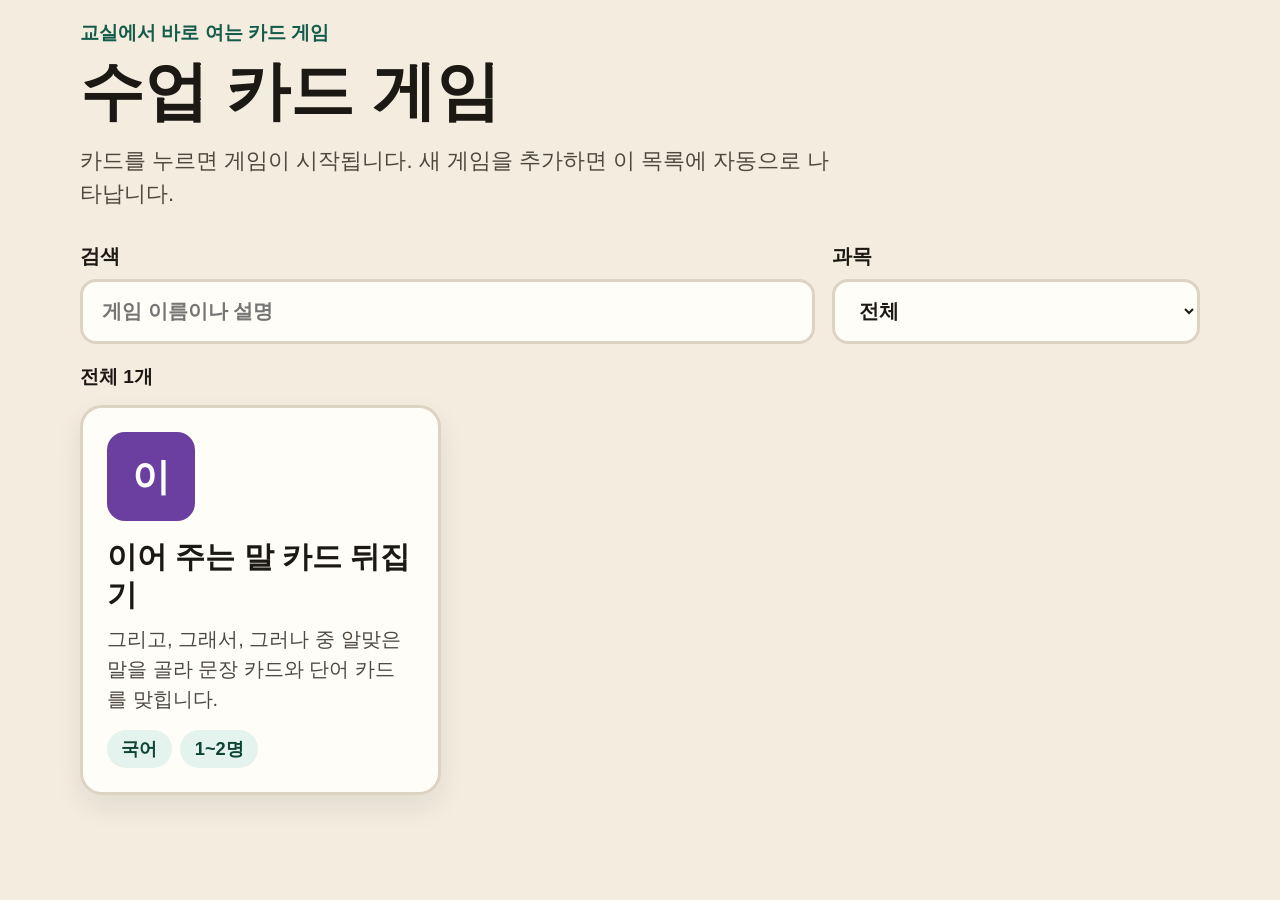
<file: index.html>
<!DOCTYPE html>
<html lang="ko">
<head>
  <meta charset="UTF-8">
  <meta name="viewport" content="width=device-width, initial-scale=1">
  <meta name="theme-color" content="#f3ecdf">
  <title>수업 카드 게임</title>
  <link rel="stylesheet" href="common/style.css">
  <style>
    .home {
      width: min(1120px, 100%);
      margin: 0 auto;
    }

    .eyebrow {
      margin: 0 0 0.35rem;
      color: var(--accent);
      font-weight: 800;
    }

    .home-header h1 {
      margin: 0;
      font-size: clamp(2.1rem, 5vw, 3.4rem);
      line-height: 1.15;
    }

    .lede {
      max-width: 40rem;
      margin: 0.8rem 0 0;
      color: var(--muted);
      font-size: 1.15rem;
    }

    .toolbar {
      display: grid;
      grid-template-columns: 1fr;
      gap: 0.9rem;
      margin-top: 1.6rem;
    }

    .field {
      display: flex;
      flex-direction: column;
      gap: 0.4rem;
      font-size: 1.05rem;
      font-weight: 800;
    }

    .field input,
    .field select {
      width: 100%;
      min-height: 3.4rem;
      padding: 0 1rem;
      border: 3px solid var(--line);
      border-radius: 16px;
      background: var(--paper);
    }

    .count {
      min-height: 1.5em;
      margin: 1rem 0 0.7rem;
      font-weight: 800;
    }

    .menu-grid {
      display: grid;
      gap: 1rem;
      grid-template-columns: repeat(auto-fill, minmax(min(100%, 320px), 1fr));
    }

    .empty,
    .error {
      margin: 1rem 0 0;
      font-size: 1.15rem;
      font-weight: 800;
    }

    .error {
      color: var(--danger);
    }

    @media (min-width: 800px) {
      .toolbar {
        grid-template-columns: 2fr 1fr;
      }
    }
  </style>
</head>
<body>
  <main class="home">
    <header class="home-header">
      <p class="eyebrow">교실에서 바로 여는 카드 게임</p>
      <h1>수업 카드 게임</h1>
      <p class="lede">카드를 누르면 게임이 시작됩니다. 새 게임을 추가하면 이 목록에 자동으로 나타납니다.</p>
    </header>

    <div class="toolbar">
      <label class="field">
        <span>검색</span>
        <input id="search" type="search" placeholder="게임 이름이나 설명" autocomplete="off">
      </label>
      <label class="field">
        <span>과목</span>
        <select id="subject">
          <option value="all">전체</option>
        </select>
      </label>
    </div>

    <p id="count" class="count" aria-live="polite">게임 목록을 불러오는 중…</p>
    <div id="grid" class="menu-grid"></div>
    <p id="empty" class="empty" hidden>조건에 맞는 게임이 없습니다.</p>
    <p id="error" class="error" hidden>게임 목록을 불러오지 못했습니다. 페이지를 새로고침해 주세요.</p>
  </main>
  <noscript>
    <p class="error">이 메뉴는 자바스크립트가 필요합니다.</p>
  </noscript>
  <script>
    (function () {
      "use strict";

      var searchEl = document.getElementById("search");
      var subjectEl = document.getElementById("subject");
      var gridEl = document.getElementById("grid");
      var emptyEl = document.getElementById("empty");
      var errorEl = document.getElementById("error");
      var countEl = document.getElementById("count");
      var games = [];
      var palette = ["#145c4a", "#1d4e89", "#b4532a", "#6b3fa0", "#9a3b4a", "#2f6f4e", "#8a5a12", "#3d4f8a"];

      function colorFor(title) {
        var hash = 0;
        var text = String(title || "");
        for (var i = 0; i < text.length; i += 1) {
          hash = (hash * 31 + text.charCodeAt(i)) >>> 0;
        }
        return palette[hash % palette.length];
      }

      function initial(title) {
        var text = String(title || "").trim();
        var chars = Array.from(text);
        return chars[0] || "?";
      }

      function render(list) {
        gridEl.replaceChildren();
        var filtering = searchEl.value.trim() !== "" || subjectEl.value !== "all";
        emptyEl.hidden = list.length !== 0;
        emptyEl.textContent = games.length === 0
          ? "등록된 게임이 없습니다."
          : "조건에 맞는 게임이 없습니다.";
        countEl.textContent = filtering
          ? list.length + "개 표시"
          : "전체 " + games.length + "개";

        list.forEach(function (game) {
          var link = document.createElement("a");
          link.className = "info-card";
          link.href = game.path;

          var mark = document.createElement("span");
          mark.className = "info-mark";
          mark.textContent = initial(game.title);
          mark.style.backgroundColor = colorFor(game.title);
          mark.setAttribute("aria-hidden", "true");

          var body = document.createElement("span");
          body.className = "info-body";

          var title = document.createElement("h2");
          title.textContent = game.title;

          var desc = document.createElement("p");
          desc.textContent = game.description || "";

          var meta = document.createElement("span");
          meta.className = "info-meta";

          var subject = document.createElement("span");
          subject.className = "pill";
          subject.textContent = game.subject || "공통";
          meta.appendChild(subject);

          if (game.players) {
            var players = document.createElement("span");
            players.className = "pill";
            players.textContent = game.players;
            meta.appendChild(players);
          }

          body.append(title, desc, meta);
          link.append(mark, body);
          gridEl.appendChild(link);
        });
      }

      function applyFilter() {
        var query = searchEl.value.trim().toLowerCase();
        var subject = subjectEl.value;
        var list = games.filter(function (game) {
          var blob = [game.title, game.description, game.subject, game.players].join(" ").toLowerCase();
          var matchText = !query || blob.indexOf(query) !== -1;
          var matchSubject = subject === "all" || game.subject === subject;
          return matchText && matchSubject;
        });
        render(list);
      }

      function fillSubjects() {
        var seen = {};
        games.forEach(function (game) {
          if (!game.subject || seen[game.subject]) return;
          seen[game.subject] = true;
          var option = document.createElement("option");
          option.value = game.subject;
          option.textContent = game.subject;
          subjectEl.appendChild(option);
        });
      }

      fetch("games.json", { cache: "no-store" })
        .then(function (res) {
          if (!res.ok) throw new Error(String(res.status));
          return res.json();
        })
        .then(function (data) {
          if (!Array.isArray(data)) throw new Error("format");
          games = data.filter(function (game) {
            return game && game.title && game.path;
          });
          fillSubjects();
          applyFilter();
        })
        .catch(function () {
          errorEl.hidden = false;
          countEl.textContent = "";
        });

      searchEl.addEventListener("input", applyFilter);
      subjectEl.addEventListener("change", applyFilter);
    })();
  </script>
</body>
</html>
</file>
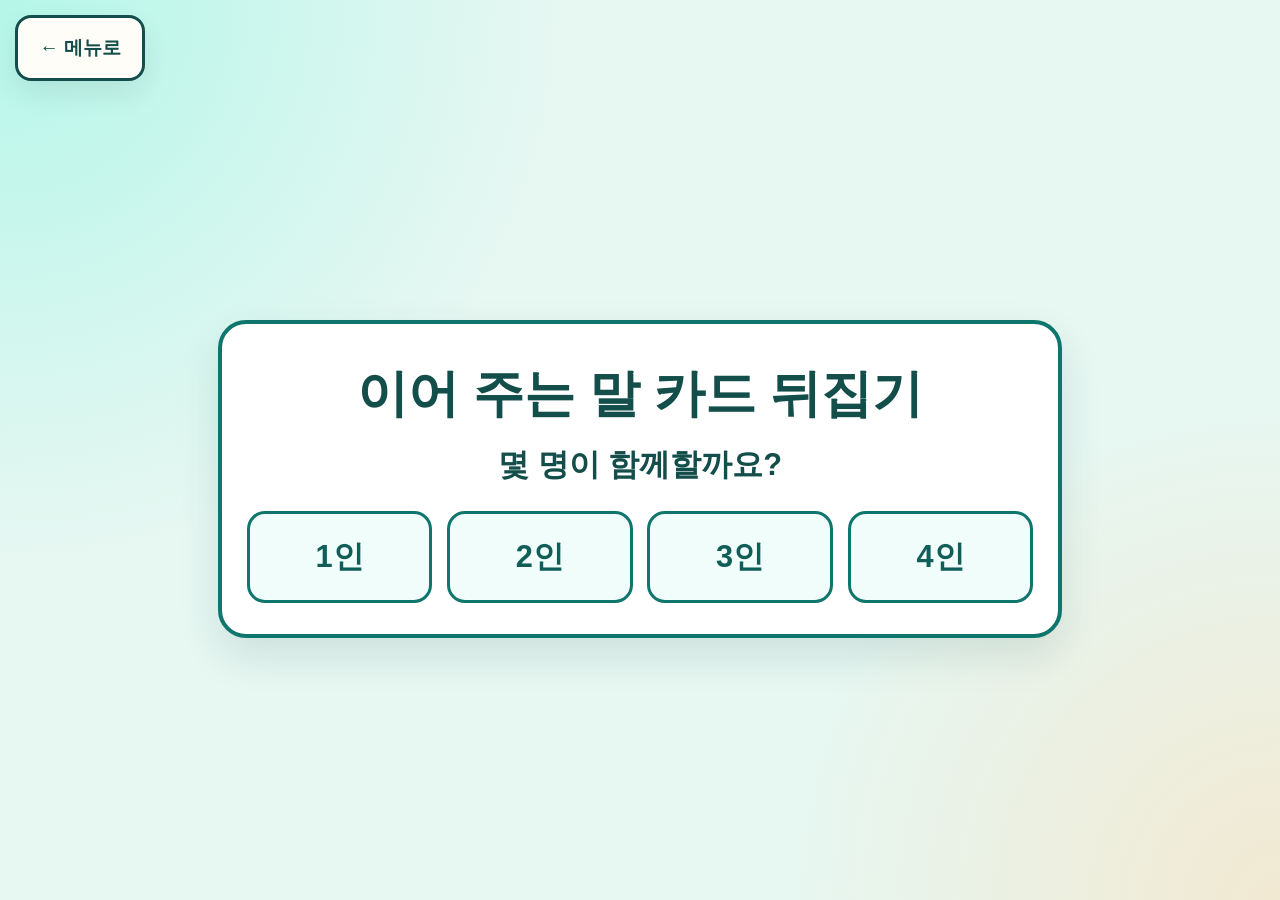
<file: games/connector-cards/index.html>
<!DOCTYPE html>
<html lang="ko">
<head>
  <meta charset="UTF-8">
  <meta name="viewport" content="width=device-width, initial-scale=1">
  <meta name="theme-color" content="#e7f7f2">
  <title>이어 주는 말 카드 뒤집기</title>
  <link rel="stylesheet" href="../../common/style.css">
  <link rel="stylesheet" href="style.css">
</head>
<body class="game-connector-cards">
  <div id="app" class="app" data-phase="setup">
    <header class="topbar">
      <h1>이어 주는 말 카드 뒤집기</h1>
      <div id="player-scores" class="player-scores" hidden></div>
      <div class="stats">
        <p class="stat">맞힌 개수 <strong id="score-label">0/21</strong></p>
        <p class="stat">시도 횟수 <strong id="attempt-label">0</strong></p>
      </div>
      <button type="button" class="btn btn-primary" id="new-game">새 게임</button>
    </header>

    <section id="setup" class="setup">
      <div class="setup-card">
        <h2 class="setup-title">이어 주는 말 카드 뒤집기</h2>
        <p class="setup-lead">몇 명이 함께할까요?</p>
        <div class="setup-choices" role="group" aria-label="인원 선택">
          <button type="button" class="setup-choice" data-count="1">1인</button>
          <button type="button" class="setup-choice" data-count="2">2인</button>
          <button type="button" class="setup-choice" data-count="3">3인</button>
          <button type="button" class="setup-choice" data-count="4">4인</button>
        </div>
      </div>
    </section>

    <div class="board">
      <section class="deck deck-sentences">
        <h2 class="deck-title">문장 카드</h2>
        <div id="sentence-grid" class="grid"></div>
      </section>

      <section class="stage" aria-label="문장과 이어 주는 말">
        <p id="turn-label" class="turn-label" hidden></p>
        <p id="placeholder" class="placeholder">왼쪽 문장 카드를 뒤집으면<br>문장이 여기에 나타나요.</p>
        <div id="sentence-box" class="sentence-box" hidden>
          <p id="line-before" class="line"></p>
          <p class="blank-row"><span id="blank" aria-label="빈칸"></span></p>
          <p id="line-after" class="line"></p>
        </div>
        <div class="choices" role="group" aria-label="이어 주는 말 고르기">
          <button type="button" class="choice" data-answer="그리고" disabled>
            <span class="choice-word">그리고</span>
            <span class="choice-mark" aria-hidden="true"></span>
          </button>
          <button type="button" class="choice" data-answer="그래서" disabled>
            <span class="choice-word">그래서</span>
            <span class="choice-mark" aria-hidden="true"></span>
          </button>
          <button type="button" class="choice" data-answer="그러나" disabled>
            <span class="choice-word">그러나</span>
            <span class="choice-mark" aria-hidden="true"></span>
          </button>
        </div>
        <p class="rule">고른 말과 뒤집은 카드가 모두 문장에 맞아야 해요.</p>
        <p id="feedback" class="feedback" role="status" aria-live="polite">
          <span id="feedback-text">왼쪽에서 문장 카드 한 장을 뒤집어요.</span>
          <span id="verdict" class="verdict" hidden>
            <span class="verdict-item">고른 말 <strong id="verdict-a" class="mark"></strong></span>
            <span class="verdict-slash" aria-hidden="true">/</span>
            <span class="verdict-item">뒤집은 카드 <strong id="verdict-b" class="mark"></strong></span>
          </span>
        </p>
      </section>

      <section class="deck deck-words">
        <h2 class="deck-title">이어 주는 말 카드</h2>
        <div id="word-grid" class="grid"></div>
      </section>
    </div>
  </div>

  <div id="complete" class="complete" hidden>
    <div class="complete-card" role="dialog" aria-modal="true" aria-labelledby="complete-title">
      <p id="complete-kicker" class="complete-kicker">참 잘했어요!</p>
      <h2 id="complete-title">모든 문장을 맞혔어요</h2>
      <div id="complete-ranks" class="complete-ranks" hidden></div>
      <p id="complete-score" class="complete-score">21/21개 성공</p>
      <p class="complete-tries">총 시도 횟수: <strong id="complete-attempts">0</strong>회</p>
      <button type="button" class="btn btn-primary" id="replay">다시 하기</button>
    </div>
  </div>

  <noscript>
    <p class="error">이 게임은 자바스크립트가 필요합니다.</p>
  </noscript>
  <script src="../../common/common.js"></script>
  <script src="game.js"></script>
</body>
</html>
</file>
<file: common/style.css>
:root {
  --bg: #f3ecdf;
  --ink: #1c1915;
  --muted: #4e483f;
  --paper: #fffdf8;
  --line: #ddd3c3;
  --accent: #145c4a;
  --accent-dark: #0e4336;
  --accent-soft: #e4f3ee;
  --warm: #c65a12;
  --danger: #a33b32;
  --shadow: 0 12px 28px rgba(28, 25, 21, 0.08);
  --radius: 22px;
  color-scheme: light;
}

*,
*::before,
*::after {
  box-sizing: border-box;
}

html {
  font-size: clamp(18px, 1.5vw, 22px);
}

body {
  margin: 0;
  min-height: 100vh;
  font-family: "Malgun Gothic", "Apple SD Gothic Neo", "Noto Sans KR", sans-serif;
  color: var(--ink);
  background: var(--bg);
  line-height: 1.5;
  padding:
    calc(1rem + env(safe-area-inset-top))
    calc(1rem + env(safe-area-inset-right))
    calc(1.25rem + env(safe-area-inset-bottom))
    calc(1rem + env(safe-area-inset-left));
}

body.has-menu-back {
  padding-top: calc(5.5rem + env(safe-area-inset-top));
}

button,
input,
select,
a {
  font: inherit;
  color: inherit;
  touch-action: manipulation;
}

:focus-visible {
  outline: 4px solid var(--warm);
  outline-offset: 3px;
}

[hidden] {
  display: none !important;
}

h1, h2, p {
  overflow-wrap: anywhere;
}

.btn {
  display: inline-flex;
  align-items: center;
  justify-content: center;
  gap: 0.4rem;
  min-height: 3.4rem;
  padding: 0.4rem 1.3rem;
  border-radius: 16px;
  border: 3px solid var(--ink);
  background: var(--paper);
  color: var(--ink);
  font-weight: 800;
  font-size: 1.15rem;
  line-height: 1.2;
  text-decoration: none;
  cursor: pointer;
}

.btn-primary {
  background: var(--accent);
  border-color: var(--accent-dark);
  color: #fff;
}

.btn-ghost {
  background: transparent;
}

.btn.is-selected {
  background: var(--accent);
  border-color: var(--accent-dark);
  color: #fff;
}

.btn:active {
  transform: translateY(1px);
}

.menu-back {
  position: fixed;
  z-index: 30;
  top: calc(0.8rem + env(safe-area-inset-top));
  left: calc(0.8rem + env(safe-area-inset-left));
  display: inline-flex;
  align-items: center;
  min-height: 3.4rem;
  padding: 0.4rem 1.1rem;
  border-radius: 16px;
  border: 3px solid var(--ink);
  background: var(--paper);
  color: var(--ink);
  font-weight: 800;
  text-decoration: none;
  box-shadow: var(--shadow);
}

.info-card {
  display: flex;
  flex-direction: column;
  gap: 0.9rem;
  align-items: flex-start;
  min-height: 12rem;
  padding: 1.25rem;
  border: 3px solid var(--line);
  border-radius: var(--radius);
  background: var(--paper);
  color: inherit;
  text-decoration: none;
  box-shadow: var(--shadow);
}

.info-card:hover {
  border-color: var(--accent);
}

.info-mark {
  display: grid;
  place-items: center;
  flex: none;
  width: 4.6rem;
  height: 4.6rem;
  border-radius: 18px;
  color: #fff;
  font-size: 2rem;
  font-weight: 800;
}

.info-body {
  min-width: 0;
}

.info-body h2 {
  margin: 0;
  font-size: 1.55rem;
  line-height: 1.3;
}

.info-body p {
  margin: 0.45rem 0 0;
  color: var(--muted);
  font-size: 1.05rem;
}

.info-meta {
  display: flex;
  flex-wrap: wrap;
  gap: 0.45rem;
  margin-top: 0.8rem;
}

.pill {
  display: inline-flex;
  align-items: center;
  min-height: 2rem;
  padding: 0 0.75rem;
  border-radius: 999px;
  background: var(--accent-soft);
  color: var(--accent-dark);
  font-size: 0.95rem;
  font-weight: 800;
}

.scoreboard {
  display: flex;
  flex-wrap: wrap;
  gap: 0.5rem;
}

.score-item {
  display: flex;
  flex-direction: column;
  justify-content: center;
  min-width: 5.2rem;
  min-height: 4.2rem;
  padding: 0.35rem 0.8rem;
  border: 3px solid var(--line);
  border-radius: 16px;
  background: var(--paper);
}

.score-item.is-active {
  border-color: var(--accent);
  background: var(--accent-soft);
}

.score-name {
  color: var(--muted);
  font-size: 0.95rem;
  font-weight: 700;
}

.score-value {
  font-size: 1.7rem;
  line-height: 1.1;
}

@media (hover: hover) {
  .info-card {
    transition: transform 0.15s ease, border-color 0.15s ease;
  }

  .info-card:hover {
    transform: translateY(-3px);
  }
}

@media (prefers-reduced-motion: reduce) {
  *,
  *::before,
  *::after {
    transition: none !important;
    animation: none !important;
  }
}
</file>
<file: games/connector-cards/style.css>
.game-connector-cards {
  --accent: #0f766e;
  --accent-dark: #115e59;
  --accent-soft: #ccfbf1;
  --ink: #134e4a;
  --muted: #3f6f68;
  --bg: #e7f7f2;
  --left: #0f766e;
  --left-deep: #115e59;
  --right: #d97706;
  --right-deep: #b45309;
  background:
    radial-gradient(circle at 0% 0%, rgba(153, 246, 228, 0.65), transparent 36%),
    radial-gradient(circle at 100% 100%, rgba(254, 215, 170, 0.45), transparent 32%),
    var(--bg);
  color: var(--ink);
}

.game-connector-cards .app {
  width: min(1680px, 100%);
  margin: 0 auto;
}

.game-connector-cards .topbar {
  display: flex;
  flex-wrap: wrap;
  align-items: center;
  gap: 0.65rem 0.9rem;
  margin-bottom: 0.75rem;
}

.game-connector-cards .topbar h1 {
  flex: 0 1 auto;
  margin: 0;
  font-size: clamp(1.25rem, 2vw, 1.8rem);
  line-height: 1.25;
}

.game-connector-cards .player-scores {
  display: flex;
  flex-wrap: wrap;
  gap: 0.35rem;
}

.game-connector-cards .player-chip {
  display: flex;
  align-items: center;
  margin: 0;
  min-height: 2.5rem;
  padding: 0.1rem 0.6rem;
  border: 3px solid #99f6e4;
  border-radius: 999px;
  background: #fff;
  font-size: 0.98rem;
  font-weight: 900;
  line-height: 1.2;
  white-space: nowrap;
}

.game-connector-cards .player-chip.is-current {
  border-color: #115e59;
  background: #0f766e;
  color: #fff;
  box-shadow: 0 0 0 3px #fde68a;
}

.game-connector-cards .app[data-phase="setup"] .topbar,
.game-connector-cards .app[data-phase="setup"] .board {
  display: none;
}

.game-connector-cards .stats {
  display: flex;
  flex-wrap: wrap;
  gap: 0.5rem;
}

.game-connector-cards .stat {
  display: flex;
  align-items: center;
  gap: 0.35rem;
  margin: 0;
  min-height: 2.7rem;
  padding: 0.15rem 0.7rem;
  border: 3px solid #99f6e4;
  border-radius: 16px;
  background: #fff;
  font-size: 0.98rem;
  font-weight: 800;
  white-space: nowrap;
}

.game-connector-cards .stat strong {
  font-size: 1.2rem;
  line-height: 1;
}

.game-connector-cards .btn:disabled {
  opacity: 0.45;
  cursor: default;
}

.game-connector-cards .board {
  display: flex;
  flex-direction: column;
  gap: 0.8rem;
}

.game-connector-cards .deck,
.game-connector-cards .stage {
  min-width: 0;
  border-radius: 22px;
  background: rgba(255, 255, 255, 0.78);
}

.game-connector-cards .deck {
  padding: 0.55rem;
  border: 3px solid transparent;
}

.game-connector-cards .deck-sentences {
  border-color: #5eead4;
}

.game-connector-cards .deck-words {
  border-color: #fcd34d;
}

.game-connector-cards .deck-title {
  margin: 0.15rem 0.35rem 0.45rem;
  font-size: 1.05rem;
  line-height: 1.2;
}

.game-connector-cards .grid {
  display: grid;
  grid-template-columns: repeat(3, minmax(0, 1fr));
  gap: 0.4rem;
}

.game-connector-cards .slot {
  min-width: 0;
  border-radius: 16px;
}

.game-connector-cards .slot.is-gone {
  background: rgba(255, 255, 255, 0.35);
  box-shadow: inset 0 0 0 2px rgba(15, 118, 110, 0.16);
}

.game-connector-cards .slot.is-gone .flip-card {
  opacity: 0;
  visibility: hidden;
  pointer-events: none;
}

.game-connector-cards .flip-card {
  display: block;
  width: 100%;
  height: auto;
  min-height: 3.5rem;
  aspect-ratio: 1.45 / 1;
  padding: 0;
  border: 0;
  border-radius: 16px;
  background: transparent;
  cursor: pointer;
  perspective: 800px;
  touch-action: manipulation;
  -webkit-tap-highlight-color: transparent;
  user-select: none;
}

.game-connector-cards .flip-card:disabled {
  opacity: 1;
  color: inherit;
  cursor: default;
}

.game-connector-cards .flip-card:active:not(:disabled) {
  opacity: 0.92;
}

.game-connector-cards .flip-inner {
  position: relative;
  display: block;
  width: 100%;
  height: 100%;
  transform-style: preserve-3d;
  transition: transform 0.5s cubic-bezier(0.2, 0.7, 0.2, 1);
}

.game-connector-cards .flip-card.is-open .flip-inner {
  transform: rotateY(180deg);
}

.game-connector-cards .face {
  position: absolute;
  inset: 0;
  display: grid;
  place-items: center;
  border-radius: 16px;
  backface-visibility: hidden;
  -webkit-backface-visibility: hidden;
}

.game-connector-cards .face-down {
  color: #fff;
  font-weight: 900;
}

.game-connector-cards .face-down::after {
  content: "";
  position: absolute;
  top: 0.35rem;
  left: 0.35rem;
  width: 0.55rem;
  height: 0.55rem;
  border-radius: 999px;
  background: rgba(255, 255, 255, 0.45);
}

.game-connector-cards .deck-sentences .face-down {
  background-color: var(--left);
  background-image: radial-gradient(rgba(255, 255, 255, 0.18) 1.1px, transparent 1.2px);
  background-size: 9px 9px;
  box-shadow: inset 0 0 0 3px var(--left-deep);
}

.game-connector-cards .deck-words .face-down {
  background-color: var(--right);
  background-image: repeating-linear-gradient(
    135deg,
    rgba(255, 255, 255, 0.16) 0 2px,
    transparent 2px 8px
  );
  box-shadow: inset 0 0 0 3px var(--right-deep);
}

.game-connector-cards .num,
.game-connector-cards .up-kicker,
.game-connector-cards .up-word {
  font-size: clamp(1rem, 1.7vw, 1.45rem);
  font-weight: 900;
  line-height: 1.1;
  text-align: center;
}

.game-connector-cards .deck-sentences .face-up {
  background: #f0fdfa;
  color: var(--left-deep);
  box-shadow: inset 0 0 0 3px #5eead4;
  transform: rotateY(180deg);
}

.game-connector-cards .deck-words .face-up {
  display: flex;
  flex-direction: column;
  align-items: center;
  justify-content: center;
  gap: 0.2rem;
  padding: 0.2rem;
  background: #fff7ed;
  color: #9a3412;
  box-shadow: inset 0 0 0 3px #fdba74;
  transform: rotateY(180deg);
}

.game-connector-cards .card-mark:empty {
  display: none;
}

.game-connector-cards .card-mark {
  display: inline-flex;
  align-items: center;
  justify-content: center;
  flex: none;
  min-width: 1.9rem;
  min-height: 1.9rem;
  border-radius: 999px;
  background: #fff;
  font-size: 1.55rem;
  font-weight: 900;
  line-height: 1;
}

.game-connector-cards .face-up:has(.card-mark:not(:empty)) .up-word {
  font-size: clamp(0.85rem, 1.3vw, 1.15rem);
}

.game-connector-cards .slot.is-open .flip-card {
  outline: 3px solid #f59e0b;
  outline-offset: 2px;
}

.game-connector-cards .slot.is-correct .flip-card {
  outline-color: #16a34a;
  animation: connector-pop 0.45s ease;
}

.game-connector-cards .slot.is-wrong .flip-card {
  outline-color: #dc2626;
  animation: connector-shake 0.4s ease;
}

.game-connector-cards .stage {
  display: flex;
  flex-direction: column;
  gap: 0.65rem;
  padding: 0.85rem 1rem 1rem;
  border: 3px solid #99f6e4;
}

.game-connector-cards .turn-label {
  margin: 0;
  color: var(--accent-dark);
  font-size: clamp(1.15rem, 1.8vw, 1.5rem);
  font-weight: 900;
  line-height: 1.2;
  text-align: center;
}

.game-connector-cards .placeholder,
.game-connector-cards .sentence-box {
  display: flex;
  flex: 1;
  flex-direction: column;
  justify-content: center;
  min-height: 8.5rem;
}

.game-connector-cards .placeholder {
  margin: 0;
  color: var(--muted);
  font-size: clamp(1.3rem, 2vw, 1.8rem);
  font-weight: 800;
  line-height: 1.45;
  text-align: center;
}

.game-connector-cards .line {
  margin: 0;
  font-size: clamp(1.45rem, 2.15vw, 2.15rem);
  font-weight: 900;
  line-height: 1.4;
  text-align: center;
  word-break: keep-all;
  overflow-wrap: break-word;
}

.game-connector-cards .blank-row {
  margin: 0.35rem 0;
  text-align: center;
}

.game-connector-cards .blank-row span {
  display: inline-flex;
  align-items: center;
  justify-content: center;
  min-width: 8.5rem;
  min-height: 3.3rem;
  padding: 0.15rem 1rem;
  border: 3px dashed #5eead4;
  border-radius: 16px;
  background: #f8fffd;
  color: var(--muted);
  font-size: clamp(1.55rem, 2.5vw, 2.35rem);
  font-weight: 900;
  line-height: 1.2;
  white-space: nowrap;
}

.game-connector-cards .blank-row span.is-picked {
  border-style: solid;
  border-color: var(--accent);
  background: #ccfbf1;
  color: var(--accent-dark);
  box-shadow: 0 0 0 4px #fde68a;
}

.game-connector-cards .choices {
  display: grid;
  grid-template-columns: 1fr;
  gap: 0.65rem;
}

.game-connector-cards .choice {
  display: flex;
  flex-direction: column;
  align-items: center;
  justify-content: center;
  gap: 0.15rem;
  min-height: 4.4rem;
  padding: 0.35rem 0.5rem;
  border: 3px solid var(--accent);
  border-radius: 18px;
  background: #f0fdfa;
  color: var(--accent-dark);
  font-size: clamp(1.35rem, 2vw, 1.7rem);
  font-weight: 900;
  line-height: 1.2;
  cursor: pointer;
  touch-action: manipulation;
  -webkit-tap-highlight-color: transparent;
}

.game-connector-cards .choice-word {
  line-height: 1.1;
}

.game-connector-cards .choice-mark:empty {
  display: none;
}

.game-connector-cards .choice-mark {
  display: inline-flex;
  align-items: center;
  justify-content: center;
  min-width: 2.1rem;
  min-height: 2.1rem;
  border-radius: 999px;
  background: #fff;
  font-size: 1.7rem;
  font-weight: 900;
  line-height: 1;
}

.game-connector-cards .choice:active:not(:disabled) {
  transform: translateY(2px);
}

.game-connector-cards .choice.is-selected {
  background: var(--accent);
  border-color: var(--accent-dark);
  color: #fff;
  box-shadow: 0 0 0 4px #fbbf24;
}

.game-connector-cards .choice.is-selected.is-correct {
  box-shadow: 0 0 0 4px #16a34a;
}

.game-connector-cards .choice.is-selected.is-wrong {
  box-shadow: 0 0 0 4px #dc2626;
}

.game-connector-cards .choice:disabled {
  opacity: 0.48;
  cursor: default;
}

.game-connector-cards .choice.is-selected:disabled {
  opacity: 1;
}

.game-connector-cards .rule {
  margin: 0;
  color: var(--muted);
  font-size: 1.05rem;
  font-weight: 800;
  text-align: center;
}

.game-connector-cards .feedback {
  min-height: 2.6rem;
  margin: 0;
  font-size: clamp(1.25rem, 2vw, 1.6rem);
  font-weight: 900;
  line-height: 1.3;
  text-align: center;
}

.game-connector-cards .feedback.is-guide,
.game-connector-cards .feedback.is-hint {
  color: var(--accent-dark);
}

.game-connector-cards .feedback.is-verdict {
  color: var(--ink);
}

.game-connector-cards .verdict {
  display: flex;
  flex-wrap: wrap;
  align-items: center;
  justify-content: center;
  gap: 0.35rem 0.75rem;
}

.game-connector-cards .verdict-item {
  display: inline-flex;
  align-items: center;
  gap: 0.4rem;
}

.game-connector-cards .verdict-slash {
  color: var(--muted);
}

.game-connector-cards .mark,
.game-connector-cards .choice-mark,
.game-connector-cards .card-mark {
  color: inherit;
}

.game-connector-cards .mark.is-correct,
.game-connector-cards .choice-mark.is-correct,
.game-connector-cards .card-mark.is-correct {
  color: #15803d;
}

.game-connector-cards .mark.is-wrong,
.game-connector-cards .choice-mark.is-wrong,
.game-connector-cards .card-mark.is-wrong {
  color: #dc2626;
}

.game-connector-cards .mark {
  display: inline-flex;
  align-items: center;
  justify-content: center;
  min-width: 2.4rem;
  min-height: 2.4rem;
  border-radius: 999px;
  background: #fff;
  font-size: clamp(1.8rem, 3vw, 2.5rem);
  line-height: 1;
}

.game-connector-cards .setup {
  display: grid;
  place-items: center;
  min-height: calc(100vh - 8rem);
  padding: 1rem 0;
}

.game-connector-cards .setup-card {
  width: min(44rem, 100%);
  padding: 2rem 1.3rem 1.6rem;
  border: 4px solid var(--accent);
  border-radius: 28px;
  background: #fff;
  text-align: center;
  box-shadow: 0 18px 40px rgba(19, 78, 74, 0.12);
}

.game-connector-cards .setup-title {
  margin: 0;
  font-size: clamp(1.8rem, 4vw, 2.7rem);
  line-height: 1.25;
}

.game-connector-cards .setup-lead {
  margin: 0.8rem 0 1.2rem;
  font-size: clamp(1.3rem, 2.4vw, 1.7rem);
  font-weight: 900;
}

.game-connector-cards .setup-choices {
  display: grid;
  grid-template-columns: repeat(2, minmax(0, 1fr));
  gap: 0.75rem;
}

.game-connector-cards .setup-choice {
  min-height: 4.8rem;
  border: 3px solid var(--accent);
  border-radius: 18px;
  background: #f0fdfa;
  color: var(--accent-dark);
  font-size: clamp(1.45rem, 2.4vw, 1.8rem);
  font-weight: 900;
  cursor: pointer;
  touch-action: manipulation;
  -webkit-tap-highlight-color: transparent;
}

.game-connector-cards .setup-choice:active {
  transform: translateY(2px);
}

.game-connector-cards .complete-ranks {
  display: flex;
  flex-direction: column;
  gap: 0.35rem;
  margin: 0.2rem 0 0.8rem;
}

.game-connector-cards .rank-row {
  display: flex;
  align-items: center;
  justify-content: center;
  gap: 0.55rem;
  margin: 0;
  font-size: clamp(1.3rem, 2.4vw, 1.7rem);
  font-weight: 900;
}

.game-connector-cards .rank-badge {
  display: inline-flex;
  align-items: center;
  min-height: 2rem;
  padding: 0 0.7rem;
  border-radius: 999px;
  background: #fef3c7;
  color: #92400e;
  font-size: 1rem;
}

.game-connector-cards .app[data-phase="judging"] .grid,
.game-connector-cards .app[data-phase="judging"] .choices {
  pointer-events: none;
}

.game-connector-cards .complete {
  position: fixed;
  z-index: 20;
  inset: 0;
  display: grid;
  place-items: center;
  padding: 1.2rem;
  background: rgba(19, 78, 74, 0.46);
}

.game-connector-cards .complete-card {
  width: min(36rem, 100%);
  padding: 1.8rem 1.3rem 1.5rem;
  border: 4px solid var(--accent);
  border-radius: 28px;
  background: #fff;
  text-align: center;
  box-shadow: 0 18px 40px rgba(19, 78, 74, 0.18);
  animation: connector-pop 0.35s ease;
}

.game-connector-cards .complete-kicker {
  margin: 0;
  color: var(--accent);
  font-size: 1.25rem;
  font-weight: 900;
}

.game-connector-cards .complete-card h2 {
  margin: 0.35rem 0 0.6rem;
  font-size: clamp(1.8rem, 4vw, 2.6rem);
  line-height: 1.25;
}

.game-connector-cards .complete-score {
  margin: 0;
  color: var(--accent-dark);
  font-size: clamp(1.6rem, 3vw, 2.2rem);
  font-weight: 900;
}

.game-connector-cards .complete-tries {
  margin: 0.45rem 0 1.1rem;
  font-size: 1.3rem;
  font-weight: 800;
}

.game-connector-cards .complete-tries strong {
  font-size: 1.7rem;
}

@keyframes connector-pop {
  0% { transform: scale(0.96); }
  55% { transform: scale(1.04); }
  100% { transform: scale(1); }
}

@keyframes connector-shake {
  0%,
  100% { transform: translateX(0); }
  25% { transform: translateX(-5px); }
  75% { transform: translateX(5px); }
}

@media (min-width: 720px) {
  .game-connector-cards .choices {
    grid-template-columns: repeat(3, minmax(0, 1fr));
  }

  .game-connector-cards .setup-choices {
    grid-template-columns: repeat(4, minmax(0, 1fr));
  }
}

@media (min-width: 900px) {
  .game-connector-cards .app {
    display: flex;
    flex-direction: column;
    min-height: calc(100vh - 7rem);
  }

  .game-connector-cards .board {
    display: grid;
    flex: 1;
    grid-template-columns: minmax(0, 0.92fr) minmax(0, 1.45fr) minmax(0, 0.92fr);
    align-items: stretch;
  }

  .game-connector-cards .deck {
    display: flex;
    flex-direction: column;
  }

  .game-connector-cards .grid {
    flex: 1;
    grid-template-rows: repeat(7, minmax(2.8rem, 1fr));
    gap: 0.35rem;
  }

  .game-connector-cards .flip-card {
    height: 100%;
    min-height: 2.8rem;
    aspect-ratio: auto;
  }

  .game-connector-cards .line {
    font-size: clamp(1.7rem, 2.15vw, 2.55rem);
  }

  .game-connector-cards .choice {
    min-height: 4.8rem;
  }
}
</file>
